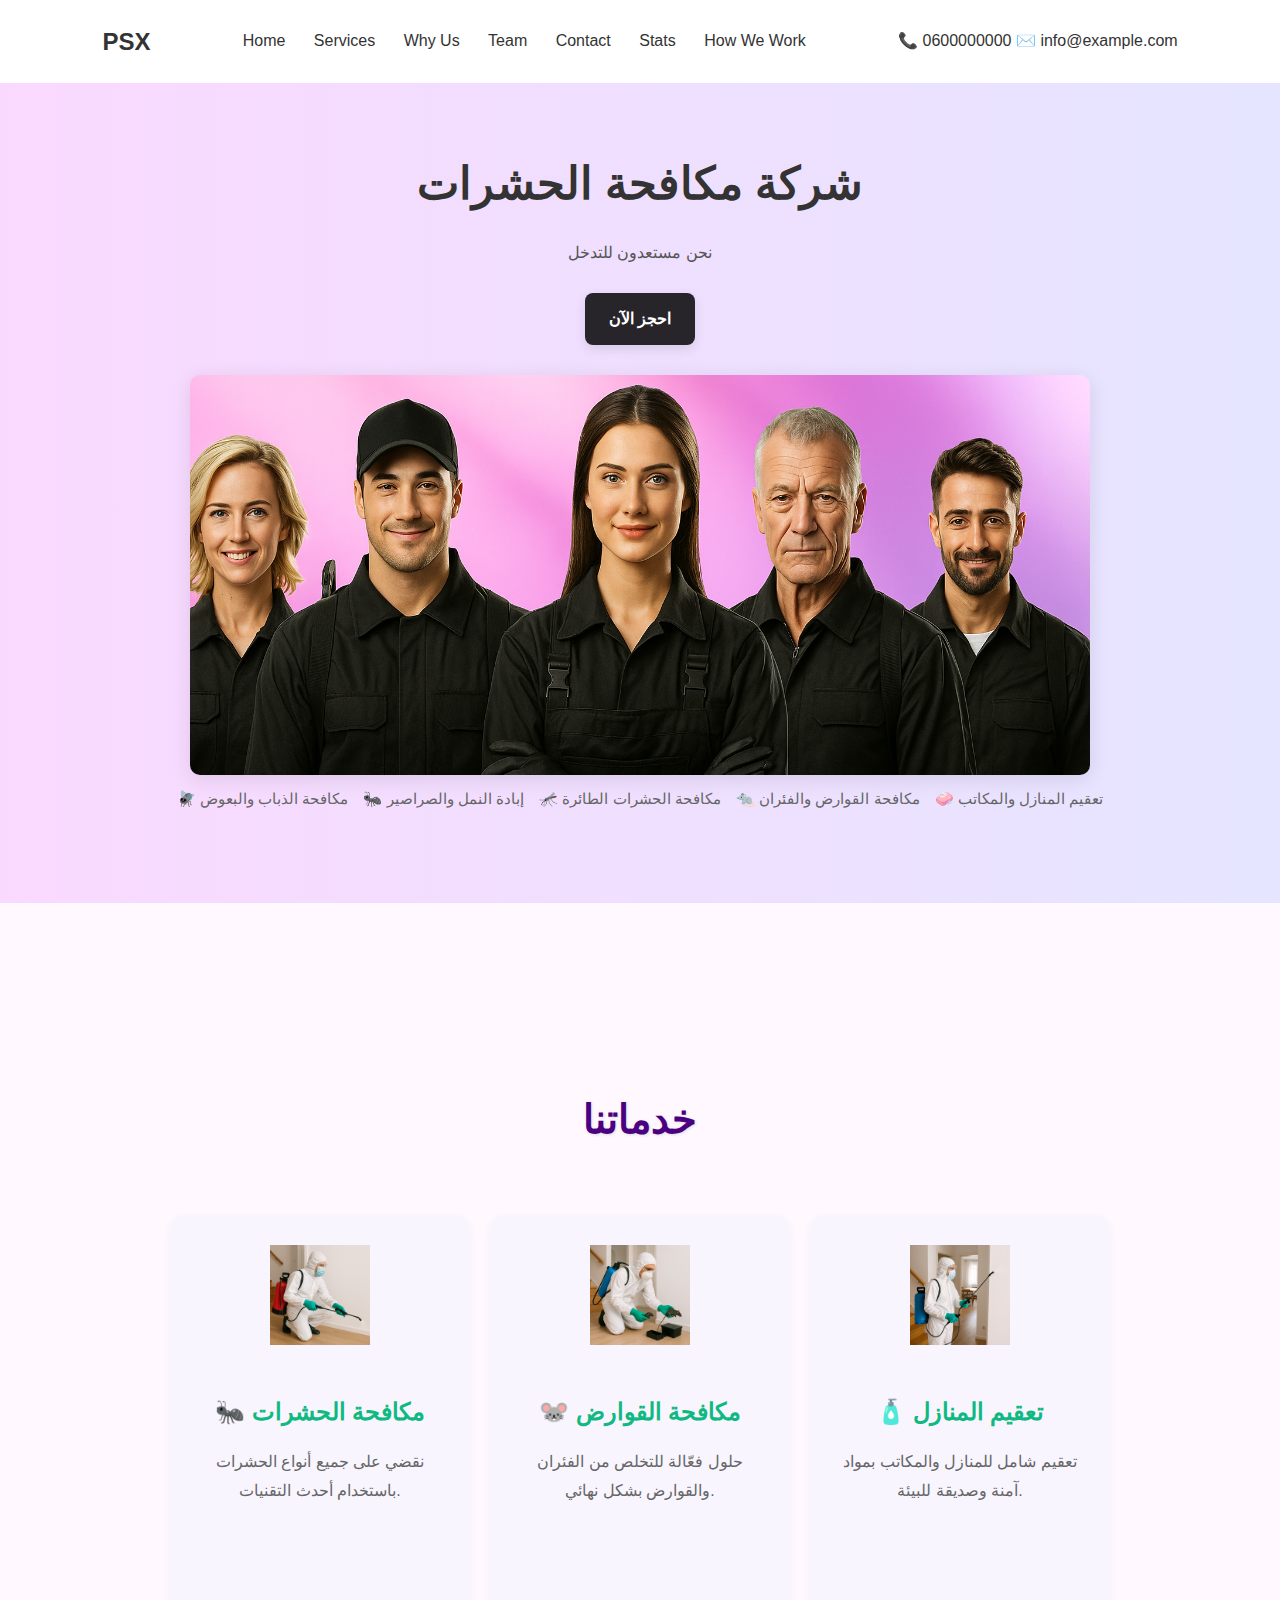
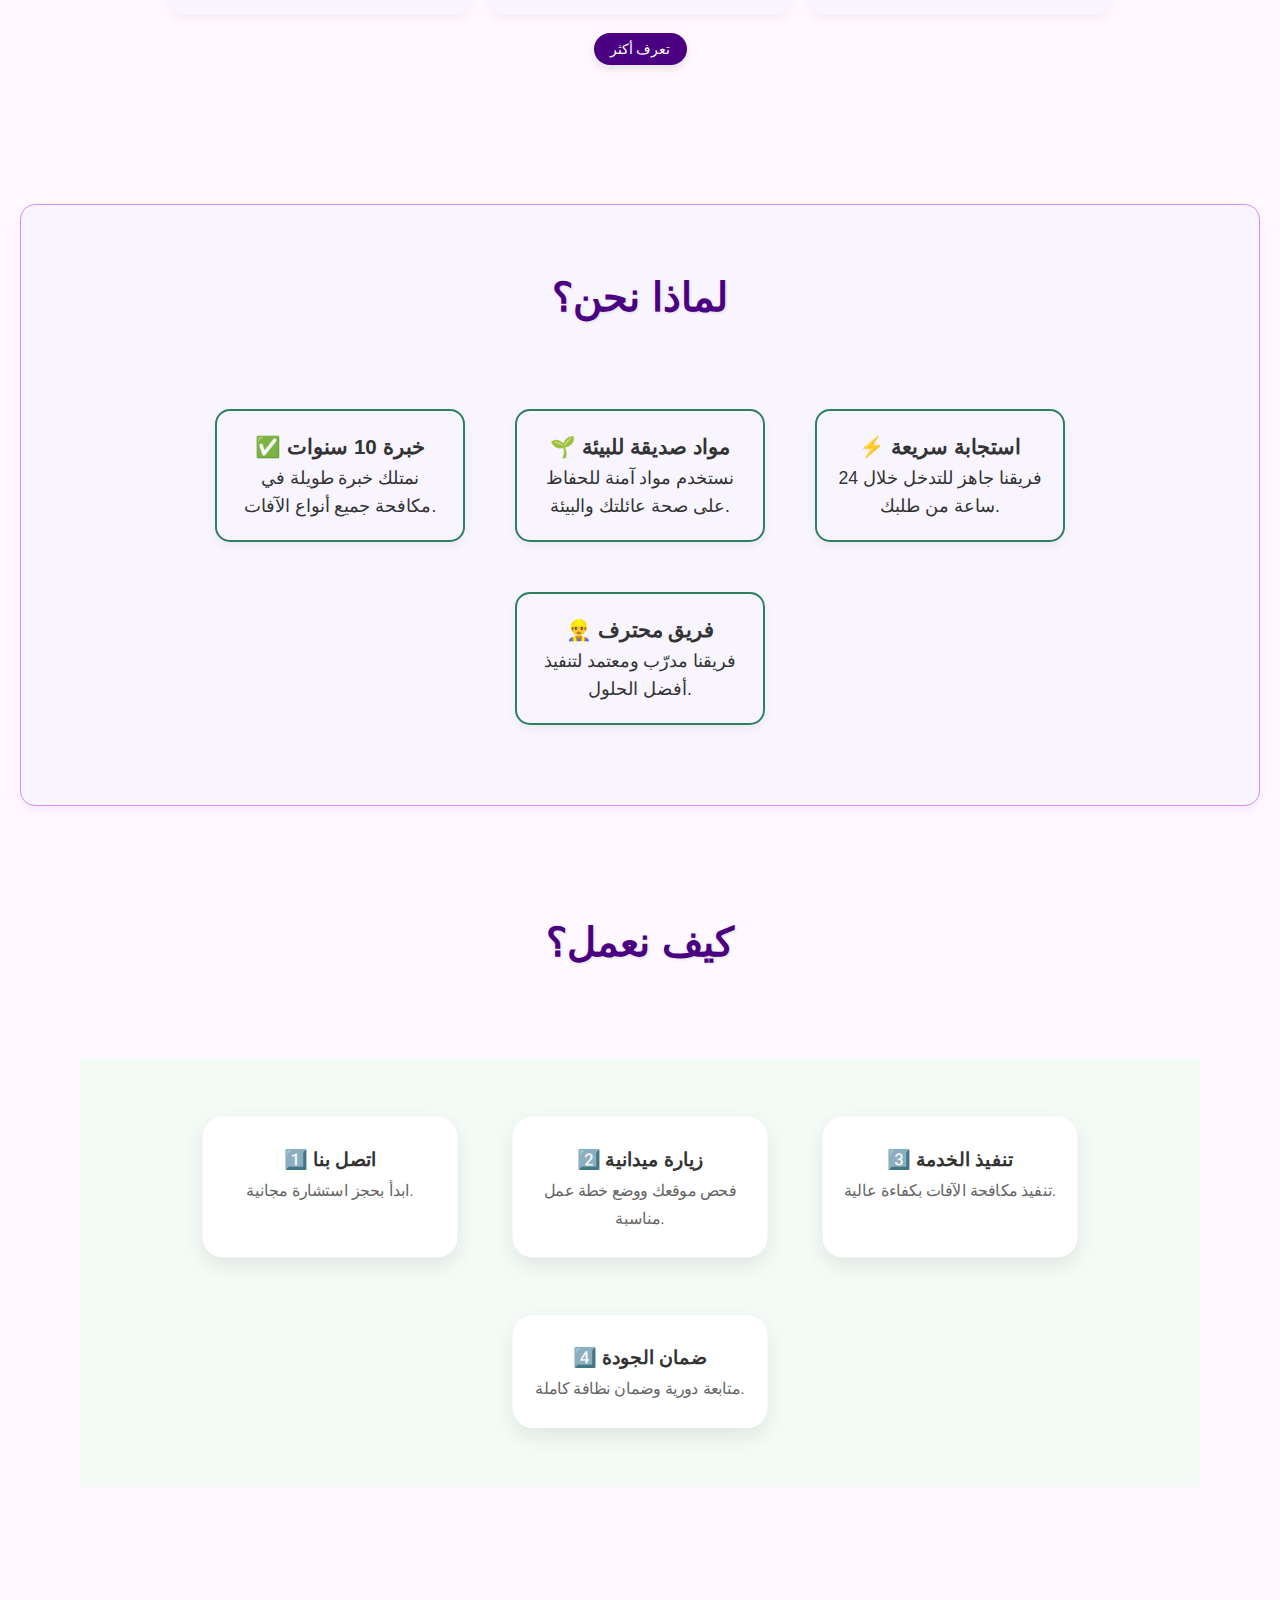
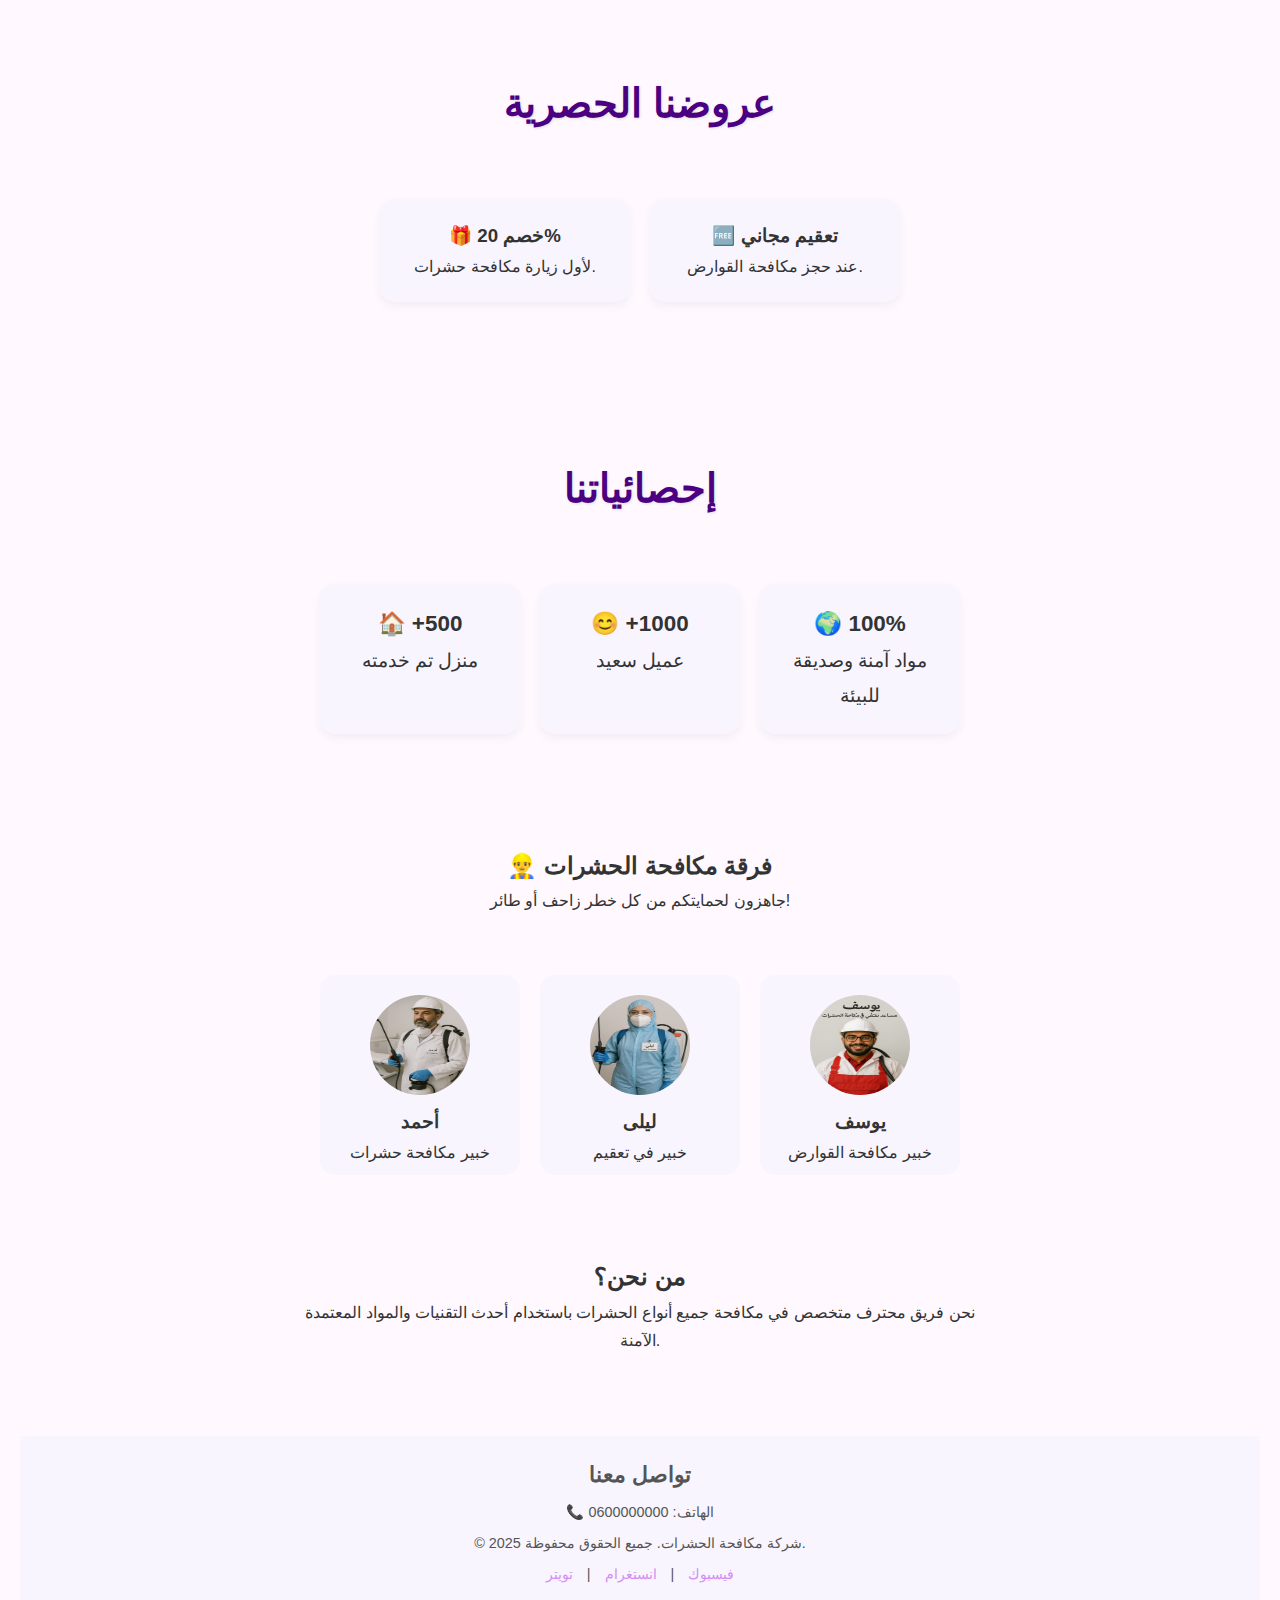
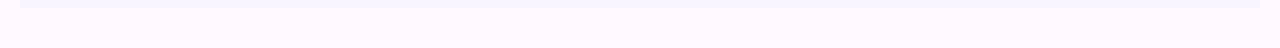
<file: project 1/index.html>
<!DOCTYPE html>
<html lang="ar">
<head>
  <meta charset="UTF-8" />
  <meta name="viewport" content="width=device-width, initial-scale=1.0"/>
  <title>شركة مكافحة الحشرات</title>
  <link rel="stylesheet" href="styles.css"/>
</head>
<body>
  <!-- Header -->
  <header class="header">
    <div class="container">
      <div class="logo-div">
       <h2>PSX</h2>
      </div>
      <nav class="nav-links">
        <a href="#home">Home</a>
        <a href="#services">Services</a>
        <a href="#why-us">Why Us</a>
        <a href="#team">Team</a>
        <a href="#contact">Contact</a>
        <a href="#stats">Stats</a>
        <a href="#how-we-work">How We Work</a>
      </nav>
      <div class="contact-info">
        <span class="phone">📞 0600000000</span>
        <span class="email">✉️ info@example.com</span>
      </div>
    </div>
  </header>

  <!-- Hero Section -->
  <section class="hero" id="home">
    <div class="hero-text">
      <h1>شركة مكافحة الحشرات</h1>
      <p>نحن مستعدون للتدخل</p>
      <a href="recherche.html" class="btn-book">احجز الآن</a>
    </div>
    <div class="hero-image">
      <img src="images/pest-control-team.png" alt="فريق مكافحة الحشرات" />

    </div>
    <div class="roles">
      <span>🪰 مكافحة الذباب والبعوض</span>
      <span>🐜 إبادة النمل والصراصير</span>
      <span>🦟 مكافحة الحشرات الطائرة</span>
      <span>🐀 مكافحة القوارض والفئران</span>
      <span>🧼 تعقيم المنازل والمكاتب</span>
    </div>
  </section>

  <!-- Services -->
  <section class="services-preview" id="services">
    <h2 class="title">خدماتنا</h2>
    <div class="services">
      <div class="service-card">
        <img src="images\service1.png" alt="مكافحة الحشرات">
        <h3>🐜 مكافحة الحشرات</h3>
        <p>نقضي على جميع أنواع الحشرات باستخدام أحدث التقنيات.</p>
      </div>
      <div class="service-card">
        <img src="images/service2.png" alt="مكافحة القوارض">
        <h3>🐭 مكافحة القوارض</h3>
        <p>حلول فعّالة للتخلص من الفئران والقوارض بشكل نهائي.</p>
      </div>
      <div class="service-card">
        <img src="images/service3.png" alt="تعقيم المنازل">
        <h3>🧴 تعقيم المنازل</h3>
        <p>تعقيم شامل للمنازل والمكاتب بمواد آمنة وصديقة للبيئة.</p>
      </div>
    </div>
    <div class="view-all">
      <a href="how-we-work-section.html" class="btn">تعرف أكثر</a>
    </div>
  </section>

  <!-- Why Us -->
  <section class="section bg-light" id="why-us">
    <h2 class="whai">لماذا نحن؟</h2>
    <div class="why-us">
      <div class="why-card"><h3>✅ خبرة 10 سنوات</h3><p>نمتلك خبرة طويلة في مكافحة جميع أنواع الآفات.</p></div>
      <div class="why-card"><h3>🌱 مواد صديقة للبيئة</h3><p>نستخدم مواد آمنة للحفاظ على صحة عائلتك والبيئة.</p></div>
      <div class="why-card"><h3>⚡ استجابة سريعة</h3><p>فريقنا جاهز للتدخل خلال 24 ساعة من طلبك.</p></div>
      <div class="why-card"><h3>👷‍♂️ فريق محترف</h3><p>فريقنا مدرّب ومعتمد لتنفيذ أفضل الحلول.</p></div>
    </div>
  </section>

  <!-- How We Work -->
  <section class="how-we-work-section" id="how-we-work">
    <h2 class="travail">كيف نعمل؟</h2>
    <div class="how-we-work">
      <div class="step"><h3>1️⃣ اتصل بنا</h3><p>ابدأ بحجز استشارة مجانية.</p></div>
      <div class="step"><h3>2️⃣ زيارة ميدانية</h3><p>فحص موقعك ووضع خطة عمل مناسبة.</p></div>
      <div class="step"><h3>3️⃣ تنفيذ الخدمة</h3><p>تنفيذ مكافحة الآفات بكفاءة عالية.</p></div>
      <div class="step"><h3>4️⃣ ضمان الجودة</h3><p>متابعة دورية وضمان نظافة كاملة.</p></div>
    </div>
  </section>

  <!-- Offers -->
  <section>
    <h2 class="SOLD">عروضنا الحصرية</h2>
    <div class="offers">
      <div class="offer-card"><h3>🎁 خصم 20%</h3><p>لأول زيارة مكافحة حشرات.</p></div>
      <div class="offer-card"><h3>🆓 تعقيم مجاني</h3><p>عند حجز مكافحة القوارض.</p></div>
    </div>
  </section>

  <!-- Stats -->
  <section class="stats-section" id="stats">
    <h2 class="IF">إحصائياتنا</h2>
    <div class="stats">
      <div class="stat-card"><h3>🏠 +500</h3><p>منزل تم خدمته</p></div>
      <div class="stat-card"><h3>😊 +1000</h3><p>عميل سعيد</p></div>
      <div class="stat-card"><h3>🌍 100%</h3><p>مواد آمنة وصديقة للبيئة</p></div>
    </div>
  </section>

  <!-- Team -->
  <section class="team-section" id="team">
    <h2>👷‍♂️ فرقة مكافحة الحشرات</h2>
    <p>جاهزون لحمايتكم من كل خطر زاحف أو طائر!</p>
    <div class="team">
      <div class="team-member">
        <img src="images/ahmed.png" alt="أحمد">
        <h3>أحمد</h3><p>خبير مكافحة حشرات</p>
        <div class="member-info">💼 10 سنوات | 📍 مراكش | 📞 0600000000</div>
      </div>
      <div class="team-member">
        <img src="images/layla.png" alt="ليلى">
        <h3>ليلى</h3><p>خبير في تعقيم</p>
        <div class="member-info">💼 8 سنوات | 📍 مراكش | 📞 0600000000</div>
      </div>
      <div class="team-member">
        <img src="images/youssef.png" alt="يوسف">
        <h3>يوسف</h3><p>خبير مكافحة القوارض</p>
        <div class="member-info">💼 2 سنوات | 📍 مراكش | 📞 0600000000</div>
      </div>
    </div>
  </section>

  <!-- Team Info -->
  <section class="team-intro">
    <h2>من نحن؟</h2>
    <p>نحن فريق محترف متخصص في مكافحة جميع أنواع الحشرات باستخدام أحدث التقنيات والمواد المعتمدة الآمنة.</p>
  </section>

  <!-- Footer -->
  <section class="footer-section" id="contact">
    <footer class="footer">
      <h2>تواصل معنا</h2>
      <p>📞 الهاتف: 0600000000</p>
      <p>© 2025 شركة مكافحة الحشرات. جميع الحقوق محفوظة.</p>
      <p><a href="#">فيسبوك</a> | <a href="#">انستغرام</a> | <a href="#">تويتر</a></p>
    </footer>
  </section>

  <!-- JS -->
  <script src="script.js"></script>
</body>
</html>
</file>
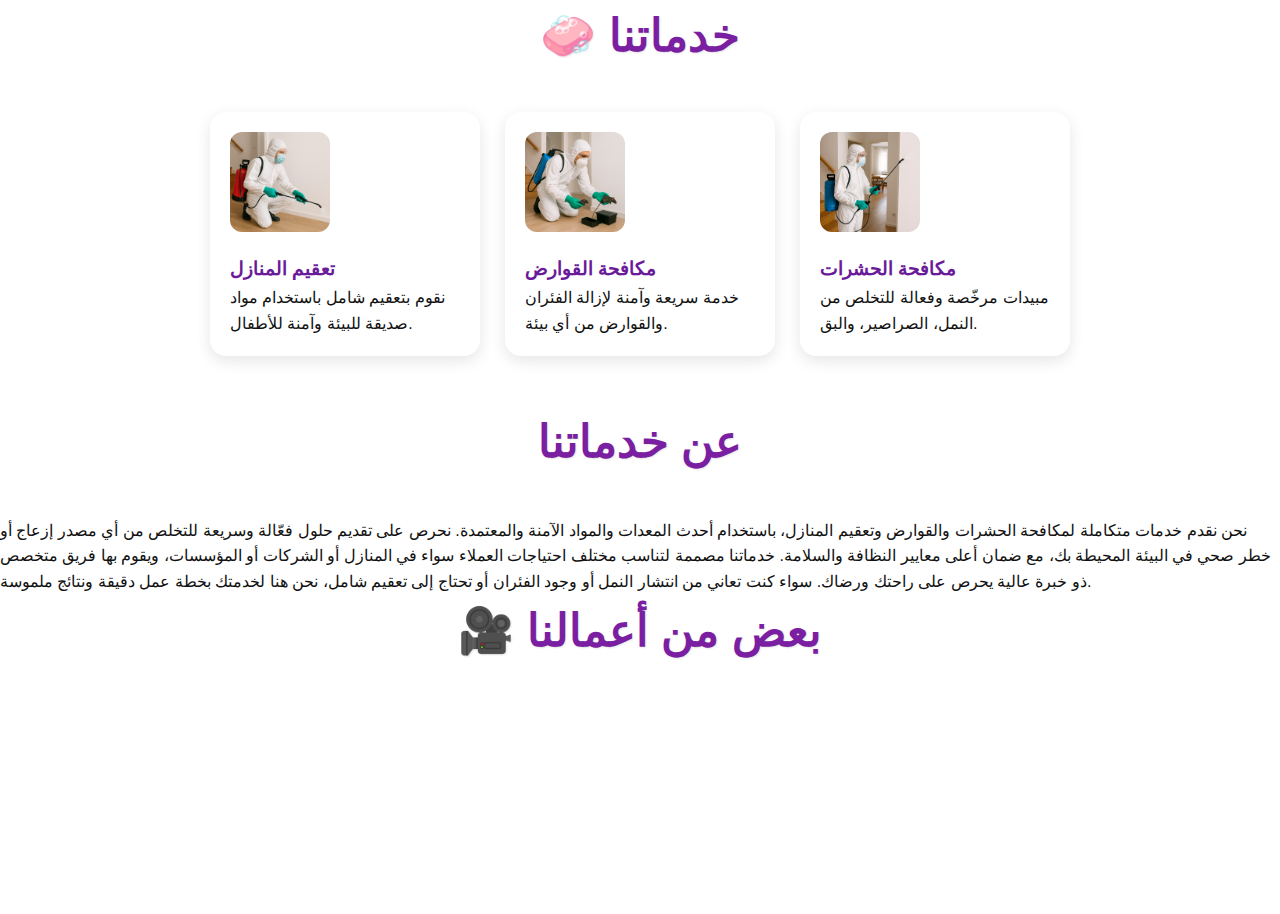
<file: project 1/how-we-work-section.html>
<!DOCTYPE html>
<html lang="ar">
<head>
  <meta charset="UTF-8" />
  <meta name="viewport" content="width=device-width, initial-scale=1.0" />
  <title>شركة مكافحة الحشرات</title>
  <link rel="stylesheet" href="styles2.css" />
</head>
<body>

  <h2 class="section-title">🧼 خدماتنا</h2>

  <div class="services-grid">

    <div class="service-card">
      <img src="images\service1.png" alt="تعقيم المنازل" />
      <h3>تعقيم المنازل</h3>
      <p>نقوم بتعقيم شامل باستخدام مواد صديقة للبيئة وآمنة للأطفال.</p>
    </div>

    <div class="service-card">
      <img src="images\service2.png" alt="مكافحة القوارض" />
      <h3>مكافحة القوارض</h3>
      <p>خدمة سريعة وآمنة لإزالة الفئران والقوارض من أي بيئة.</p>
    </div>

    <div class="service-card">
      <img src="images\service3.png" alt="مكافحة الحشرات" />
      <h3>مكافحة الحشرات</h3>
      <p>مبيدات مرخّصة وفعالة للتخلص من النمل، الصراصير، والبق.</p>
    </div>

  </div>

  <section class="about-services">
    <div class="container">
      <h2 class="oo">عن خدماتنا</h2>
      <p>
        نحن نقدم خدمات متكاملة لمكافحة الحشرات والقوارض وتعقيم المنازل، باستخدام أحدث المعدات والمواد الآمنة والمعتمدة.
        نحرص على تقديم حلول فعّالة وسريعة للتخلص من أي مصدر إزعاج أو خطر صحي في البيئة المحيطة بك، مع ضمان أعلى معايير النظافة والسلامة.
        خدماتنا مصممة لتناسب مختلف احتياجات العملاء سواء في المنازل أو الشركات أو المؤسسات، ويقوم بها فريق متخصص ذو خبرة عالية يحرص على راحتك ورضاك.
        سواء كنت تعاني من انتشار النمل أو وجود الفئران أو تحتاج إلى تعقيم شامل، نحن هنا لخدمتك بخطة عمل دقيقة ونتائج ملموسة.
      </p>
    </div>
  </section>

  <div class="video-gallery">
    <h3 class="videos-title">🎥 بعض من أعمالنا</h3>
    <div class="videos">

      <!-- فيديو 1 -->
      <iframe width="300" height="200" 
              src="https://www.youtube.com/embed/C0z3aii2rCQ" 
              title="فيديو تعقيم 1"
              frameborder="0" 
              allow="accelerometer; autoplay; clipboard-write; encrypted-media; gyroscope; picture-in-picture" 
              allowfullscreen>
      </iframe>

      <!-- فيديو 2 -->
      <iframe width="300" height="200" 
              src="https://www.youtube.com/embed/DoDZYRPDgTY" 
              title="فيديو تعقيم 2"
              frameborder="0" 
              allow="accelerometer; autoplay; clipboard-write; encrypted-media; gyroscope; picture-in-picture" 
              allowfullscreen>
      </iframe>

      <!-- فيديو 3 - Shorts -->
      <iframe width="300" height="200" 
              src="https://www.youtube.com/embed/bwXG8wgWxQU" 
              title="فيديو قصير - Shorts"
              frameborder="0" 
              allow="accelerometer; autoplay; clipboard-write; encrypted-media; gyroscope; picture-in-picture" 
              allowfullscreen>
      </iframe>

    </div>
  </div>

</body>
</html>
</file>
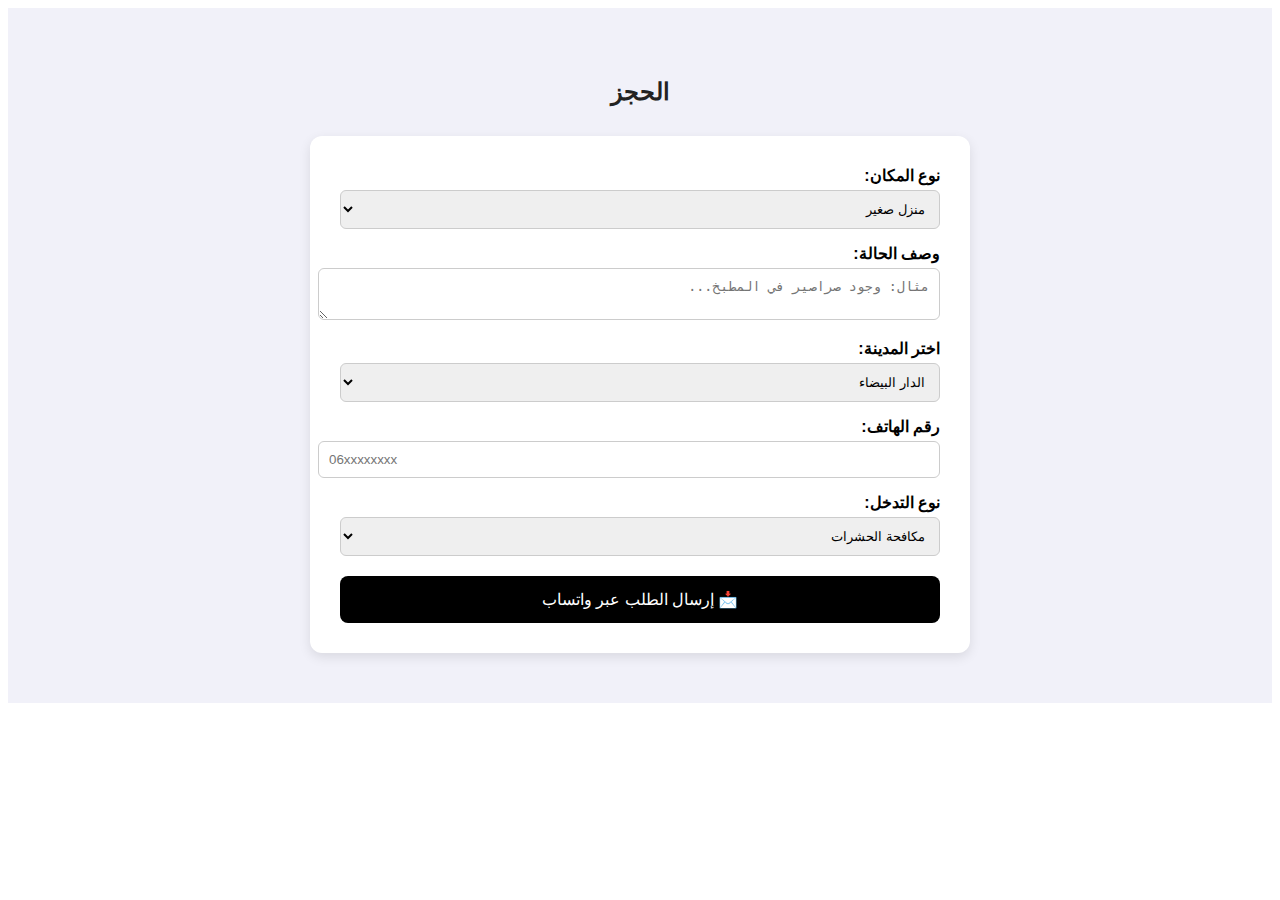
<file: project 1/recherche.html>
<!DOCTYPE html>
<html lang="ar">
<head>
  <meta charset="UTF-8" />
  <meta name="viewport" content="width=device-width, initial-scale=1.0"/>
  <title>الحجز - شركة مكافحة الحشرات</title>
</head>
<body>

<!-- قسم نموذج الحجز -->
<section id="booking" style="padding: 50px; background: #f1f1f9; direction: rtl; text-align: right; font-family: 'Arial', sans-serif;">
  <h2 style="text-align: center; color: #222; margin-bottom: 30px;">الحجز</h2>
  <form id="bookingForm" style="max-width: 600px; margin: auto; background: white; padding: 30px; border-radius: 12px; box-shadow: 0 4px 12px rgba(0,0,0,0.1);">

    <label style="display: block; margin-bottom: 5px; font-weight: bold;">نوع المكان:</label>
    <select id="placeType" required style="width: 100%; padding: 10px; border-radius: 6px; border: 1px solid #ccc; margin-bottom: 15px;">
      <option value="منزل صغير">منزل صغير</option>
      <option value="منزل كبير">منزل كبير</option>
      <option value="حديقة">حديقة</option>
      <option value="مطعم">مطعم</option>
      <option value="شيء آخر">شيء آخر</option>
    </select>

    <label style="display: block; margin-bottom: 5px; font-weight: bold;">وصف الحالة:</label>
    <textarea id="situation" required placeholder="مثال: وجود صراصير في المطبخ..." style="width:100%; padding: 10px; border-radius: 6px; border: 1px solid #ccc; margin-bottom: 15px;"></textarea>

    <label style="display: block; margin-bottom: 5px; font-weight: bold;">اختر المدينة:</label>
    <select id="city" required style="width: 100%; padding: 10px; border-radius: 6px; border: 1px solid #ccc; margin-bottom: 15px;">
      <option value="الدار البيضاء">الدار البيضاء</option>
      <option value="الرباط">الرباط</option>
      <option value="فاس">فاس</option>
      <option value="مراكش">مراكش</option>
      <option value="أكادير">أكادير</option>
      <option value="مدينة أخرى">مدينة أخرى</option>
    </select>

    <label style="display: block; margin-bottom: 5px; font-weight: bold;">رقم الهاتف:</label>
    <input type="tel" id="phone" required placeholder="06xxxxxxxx" style="width:100%; padding:10px; border-radius: 6px; border: 1px solid #ccc; margin-bottom: 15px;">

    <label style="display: block; margin-bottom: 5px; font-weight: bold;">نوع التدخل:</label>
    <select id="intervention" required style="width: 100%; padding: 10px; border-radius: 6px; border: 1px solid #ccc; margin-bottom: 20px;">
      <option value="مكافحة الحشرات">مكافحة الحشرات</option>
      <option value="مكافحة القوارض">مكافحة القوارض</option>
      <option value="تعقيم وتعطير">تعقيم وتعطير</option>
      <option value="شيء آخر">شيء آخر</option>
    </select>

    <button type="submit" style="width: 100%; background: #000; color: white; padding: 14px; border: none; border-radius: 8px; font-size: 16px; cursor: pointer;">📩 إرسال الطلب عبر واتساب</button>
  </form>

  <p id="successMessage" style="display:none; text-align:center; margin-top: 25px; color:green; font-weight: bold; font-size: 18px;">
    ✅ تم إرسال طلبك بنجاح، سيتم التواصل معك قريبًا عبر واتساب.
  </p>
</section>

<!-- سكريبت واتساب -->
<script>
  const form = document.getElementById("bookingForm");
  form.addEventListener("submit", function(e) {
    e.preventDefault();

    const place = document.getElementById("placeType").value;
    const situation = document.getElementById("situation").value;
    const city = document.getElementById("city").value;
    const phone = document.getElementById("phone").value;
    const intervention = document.getElementById("intervention").value;

    const message = `🛡️ طلب جديد من الموقع:\n\n📍 نوع المكان: ${place}\n📋 الحالة: ${situation}\n🏙️ المدينة: ${city}\n📞 رقم الهاتف: ${phone}\n🛠️ نوع التدخل: ${intervention}`;

    const whatsappURL = `https://wa.me/212644313483?text=${encodeURIComponent(message)}`;

    // إظهار رسالة نجاح
    document.getElementById("successMessage").style.display = "block";

    // فتح واتساب بعد ثانيتين
    setTimeout(() => {
      window.open(whatsappURL, "_blank");
    }, 2000);
  });
</script>

</body>
</html>
</file>
<file: project 1/styles.css>
* {
  margin: 0;
  padding: 0;
  box-sizing: border-box;
}

body {
  font-family: "Segoe UI", sans-serif;
  background-color: #ffffff;
  color: #111;
  line-height: 1.6;
}




.container {
  display: flex;
  justify-content: space-between;
  align-items: center;
  padding: 20px 8%;
}

.header {
  background: #fff;
  box-shadow: 0 2px 10px rgba(0,0,0,0.05);
}


.nav-links a {
  margin: 0 12px;
  text-decoration: none;
  color: #333;
  font-weight: 500;
  transition: color 0.3s;
}

.nav-links a:hover {
  color: #a043f1;
}

.auth-buttons button {
  margin-left: 10px;
  padding: 8px 16px;
  border-radius: 20px;
  font-weight: bold;
  cursor: pointer;
  border: none;
}

.hero {
  text-align: center;
  padding: 60px 10%;
  background: linear-gradient(90deg, #fad9ff, #e5e5ff);
}

.hero-text h1 {
  font-size: 2.8rem;
  font-weight: bold;
  margin-bottom: 15px;
}

.hero-text p {
  color: #555;
  margin-bottom: 25px;
}

.cta-btn {
  background: #111;
  color: white;
  padding: 14px 28px;
  border: none;
  border-radius: 25px;
  font-size: 1rem;
  cursor: pointer;
  box-shadow: 0 5px 15px rgba(0,0,0,0.2);
  transition: background 0.3s;
}

.cta-btn:hover {
  background: #444;
}

.hero-image img {
  max-width: 100%;
    height: 400px;
    width: 900px;
    object-fit: cover;
    margin: 0 auto;
    display: block;
    border-radius: 10px;
  margin: 30px auto 10px;
  display: block;
    border-radius: 10px;
    box-shadow: 0 4px 20px rgba(0,0,0,0.1);
    transition: transform 0.3s ease;
    
}

.roles {
  display: flex;
  flex-wrap: wrap;
  justify-content: center;
  gap: 15px;
  font-size: 0.95rem;
  color: #666;
  margin-bottom: 30px;
}

.partners {
  padding: 40px 10%;
  text-align: center;
  background: #fff;
}

.partners .logos {
  display: flex;
  justify-content: center;
  flex-wrap: wrap;
  gap: 30px;
  margin-top: 20px;
}

.partners .logos img {
  height: 35px;
  opacity: 0.8;
  transition: opacity 0.3s ease;
}

.partners .logos img:hover {
  opacity: 1;
}
.section {
  padding: 60px 0;
}

.card {
  padding: 25px 20px;
  margin: 15px;
}
.card:hover {
  transform: scale(1.02);
  box-shadow: 0 8px 20px rgba(168, 85, 247, 0.15);
  transition: all 0.3s ease-in-out;
}




/* ======= خدمات ======= */
.services {
  display: flex;
  justify-content: center;
  gap: 20px;
  flex-wrap: wrap;
  margin: 20px;
}
.service-card {
  background: #fff;
  border-radius: 10px;
  box-shadow: 0 4px 10px rgba(0, 0, 0, 0.1);
  padding: 20px;
  width: 250px;
  text-align: center;
  transition: transform 0.3s;
   background-color: #f8f5ff; /* خلفية بنفسجي فاتح جدًا */
  border-radius: 15px;
  box-shadow: 0 4px 10px rgba(0, 0, 0, 0.05);
  padding: 20px;
  transition: transform 0.3s ease;
}
.service-card:hover {
  transform: translateY(-5px);
   transform: translateY(-5px);
  box-shadow: 0 8px 20px rgba(168, 85, 247, 0.2);
}
.service-card img {
  width: 80px;
  height: 80px;
  margin-bottom: 10px;
}
.service-card h3 {
  color: #10b981; /* نفس الأخضر المستخدم حالياً */
  font-weight: bold;
  font-size: 1.2rem;
  margin-top: 15px;
}

.title {
color: #4b0082; /* بنفسجي غامق */
  font-family: 'Cairo', sans-serif;
  font-size: 2.5rem;
  font-weight: bold;
  text-shadow: 1px 1px 3px #ddd;
  margin-bottom: 40px;
  text-align: center;
  margin-top: 20px;
  padding: 20px;
  
}
.btn {
  
  align-items: center;
  background-color: #4b0082;
  color: white;
  padding: 8px 16px;
  border-radius: 25px;
  text-decoration: none;
  margin-top: 15px;
  font-size: 0.9rem;
justify-self: start;
  cursor: pointer;
  transition: background-color 0.3s ease;
  box-shadow: 0 4px 10px rgba(0, 0, 0, 0.1);

}
.view-all {
  text-align: center;
  margin-top: 20px;
}
.btn:hover {
  background-color: #5e00a1;
}


/* ======= لماذا نحن ======= */
.why-us {
  display: flex;
  justify-content: center;
  gap: 50px;
  flex-wrap: wrap;
  margin: 60px;
}
.why-card {
  background: #fff;
  border: 2px solid #2d7f5e;
  border-radius: 10px;
  padding: 20px;
  width: 250px;
  text-align: center;
  transition: 0.3s;
  background-color: #f8f5ff; /* خلفية بنفسجي فاتح جدًا */
  border-radius: 15px;
  box-shadow: 0 4px 10px rgba(0, 0, 0, 0.05);
  padding: 20px;
  transition: transform 0.3s ease;
}
.why-card:hover {
  background: #2d7f5e;
  color: #fff;
  transform: translateY(-5px);
  box-shadow: 0 8px 20px rgba(168, 85, 247, 0.2);
}
.section.bg-light {
  background-color: #f9f5ff; /* بنفسجي فاتح جدًا */
  border-radius: 20px;
  padding: 40px 20px;
  box-shadow: 0 4px 10px rgba(0, 0, 0, 0.1);
  margin: 20px;
  text-align: center;
  color: #333;
  font-size: 1.1rem;
  line-height: 1.6;
  transition: background-color 0.3s ease;

  border: 1px solid #d48df5; /* حدود بنفسجي فاتح جدًا */
  box-shadow: 0 4px 10px rgba(168, 85, 247, 0.1);
  border-radius: 15px;
  padding: 20px;
  transition: transform 0.3s ease;
  &:hover {
    background-color: #e5d9ff; /* لون أفتح عند التمرير */
    transform: translateY(-5px);
    box-shadow: 0 8px 20px rgba(168, 85, 247, 0.2);
  }
}


/* ======= كيف نعمل ======= */
.how-we-work {
  display: flex;
  justify-content: center;
  gap: 60px;
  flex-wrap: wrap;
  margin: 60px;
 padding: 10px;

  
}
.step {
  background: #f1f8f4;
  border-radius: 10px;
  padding: 20px;
  width: 220px;
  text-align: center;
  transform: scale(1.02);
  box-shadow: 0 8px 20px rgba(168, 85, 247, 0.15);
  transition: all 0.3s ease-in-out;
}
/* ======= العروض ======= */
.offers {
  display: flex;
  justify-content: center;
  gap: 20px;
  margin: 30px;
}
.offer-card {
  background: #ffe0b2;
  border-radius: 10px;
  padding: 20px;
  width: 250px;
  text-align: center;
  box-shadow: 0 3px 8px rgba(0,0,0,0.1);
  background-color: #f8f5ff; /* خلفية بنفسجي فاتح جدًا */
  border-radius: 15px;
  box-shadow: 0 4px 10px rgba(0, 0, 0, 0.05);
  padding: 20px;
  transition: transform 0.3s ease;
}

/* ======= الإحصائيات ======= */
.stats {
  display: flex;
  justify-content: center;
  gap: 20px;
  margin: 30px;
}
.stat-card {
  background: #e0f2f1;
  border-radius: 10px;
  padding: 20px;
  width: 200px;
  text-align: center;
  font-size: 1.2em;
  background-color: #f8f5ff; /* خلفية بنفسجي فاتح جدًا */
  border-radius: 15px;
  box-shadow: 0 4px 10px rgba(0, 0, 0, 0.05);
  padding: 20px;
  transition: transform 0.3s ease;
}

/* ======= الفريق ======= */
.team {
  display: flex;
  justify-content: center;
  gap: 20px;
  margin: 30px;

  
}
.team-member {
  text-align: center;
  background-color: #f8f5ff; /* خلفية بنفسجي فاتح جدًا */
  border-radius: 15px;
  width: 200px;
  height: 200px;
  padding: 20px;
}
.team-member img {
  width: 100px;
  height: 100px;
  border-radius: 50%;
    



}
.whai {
color: #4b0082; /* بنفسجي غامق */
  font-family: 'Cairo', sans-serif;
  font-size: 2.5rem;
  font-weight: bold;
  text-shadow: 1px 1px 3px #ddd;
  margin-bottom: 40px;
  text-align: center;
  margin-top: 20px;
  padding: 20px;
  
}
.SOLD {
color: #4b0082; /* بنفسجي غامق */
  font-family: 'Cairo', sans-serif;
  font-size: 2.5rem;
  font-weight: bold;
  text-shadow: 1px 1px 3px #ddd;
  margin-bottom: 40px;
  text-align: center;
  margin-top: 20px;
  padding: 20px;
}
.IF {
  color: #4b0082; /* بنفسجي غامق */
  font-family: 'Cairo', sans-serif;
  font-size: 2.5rem;
  font-weight: bold;
  text-shadow: 1px 1px 3px #ddd;
  margin-bottom: 40px;
  text-align: center;
  margin-top: 20px;
  padding: 20px;
}
  
.travail {
 color: #4b0082; /* بنفسجي غامق */
  font-family: 'Cairo', sans-serif;
  font-size: 2.5rem;
  font-weight: bold;
  text-shadow: 1px 1px 3px #ddd;
  margin-bottom: 40px;
  text-align: center;
  margin-top: 20px;
  padding: 20px;

}

.footer {
  background: #f8f5ff;
  padding: 20px;
  text-align: center;
  font-size: 0.9rem;
  color: #555;
}
.footer a {
  color: #d48df5;
  text-decoration: none;
  margin: 0 10px;
}
.footer a:hover {
  text-decoration: underline;
}
.footer p {
  margin: 5px 0;
}
.footer p:last-child {
  margin-bottom: 0;
}
/* Responsive Styles */
@media (max-width: 768px) { 
  .container {
    flex-direction: column;
    align-items: center;
  }
  
  .hero-image img {
    width: 100%;
    height: auto;
  }
  
  .services, .why-us, .how-we-work, .offers, .stats, .team {
    flex-direction: column;
    align-items: center;
  }
  
  .service-card, .why-card, .step, .offer-card, .stat-card, .team-member {
    width: 90%;
  }
  
  .nav-links a {
    margin: 0 8px;
  }
}
.team-member {
  position: relative;
  text-align: center;
  transition: transform 0.3s;
}

.team-member:hover {
  transform: scale(1.05);
}

.member-info {
  display: none;
  background: #fff;
  border: 1px solid #ddd;
  padding: 10px;
  position: absolute;
  bottom: -110px;
  right: 50%;
  transform: translateX(50%);
  box-shadow: 0 0 10px rgba(0,0,0,0.1);
  z-index: 1;
  font-size: 14px;
  border-radius: 10px;
  width: 200px;
}

.team-member:hover .member-info {
  display: block;
}
.team-member {
  
  transform: translateY(30px);
  transition: all 0.6s ease-in-out;
}

.team-member.show {
  opacity: 1;
  transform: translateY(0);
}
.services-preview{
  gap: 100px;
  margin: 100px 0;
}
.services-preview .service-card {
  width: 300px;
  height: 400px;
  padding: 30px;
}
.services-preview .service-card img {
  width: 100px;
  height: 100px;
  margin-bottom: 20px;
}
.services-preview .service-card h3 {
  font-size: 1.5rem;
  margin-bottom: 15px;
}
.services-preview .service-card p {
  font-size: 1rem;
  color: #666;
  margin-bottom: 20px;
}
.services-preview .service-card a {
  display: inline-block;
  background: #a855f7;
  color: #fff;
  padding: 10px 20px;
  border-radius: 5px;
  text-decoration: none;
  transition: background-color 0.3s ease;
}
.services-preview .service-card a:hover {
  background: #9333ea;
}
.services-preview .service-card:hover {
  transform: translateY(-10px);
  box-shadow: 0 10px 20px rgba(0, 0, 0, 0.1);
}

.how-we-work {
  padding: 60px 20px;
  background-color: #f4faf6;
  text-align: center;
}

.how-we-work h2 {
  font-size: 2.2rem;
  color: #1b5e20;
  margin-bottom: 15px;
}

.how-we-work .section-desc {
  font-size: 1rem;
  color: #555;
  max-width: 600px;
  margin: 0 auto 40px;
}

.steps {
  display: flex;
  flex-wrap: wrap;
  justify-content: center;
  gap: 30px;
}

.step {
  background-color: #fff;
  padding: 25px 20px;
  border-radius: 20px;
  box-shadow: 0 8px 20px rgba(0, 0, 0, 0.08);
  width: 250px;
  text-align: center;
  transition: transform 0.3s ease;
}

.step:hover {
  transform: translateY(-5px);
}

.step img {
  width: 60px;
  margin-bottom: 15px;
}

.step h4 {
  font-size: 1.2rem;
  margin-bottom: 10px;
  color: #2e7d32;
}

.step p {
  font-size: 0.95rem;
  color: #666;
}

/* الفيديو */
.work-video {
  margin-top: 60px;
}

.work-video h3 {
  font-size: 1.4rem;
  color: #1b5e20;
  margin-bottom: 20px;
}

.video-wrapper {
  position: relative;
  padding-bottom: 56.25%;
  height: 0;
  overflow: hidden;
  border-radius: 15px;
  max-width: 90%;
  margin: 0 auto;
}

.video-wrapper iframe {
  position: absolute;
  top: 0;
  left: 0;
  width: 100%;
  height: 100%;
  border: 0;
}

body {
  font-family: 'Arial', sans-serif;
  margin: 0;
  padding: 0;
  background-color: #fff9ff;
  color: #333;
  line-height: 1.8;
}

.header-section {
  background-color: #6b21a8;
  color: white;
  padding: 40px 20px;
  text-align: center;
}

.header-section h1 {
  margin: 0;
  font-size: 32px;
}

.header-section p {
  font-size: 18px;
}

section {
  padding: 40px 20px;
  text-align: center;
}

.team-intro p,
.team-services ul,
.team-advantages .feature p {
  max-width: 700px;
  margin: auto;
}

.team-services ul {
  list-style: none;
  padding: 0;
}

.team-services li {
  margin: 10px 0;
  font-size: 18px;
}

.features {
  display: flex;
  justify-content: center;
  flex-wrap: wrap;
  gap: 20px;
  margin-top: 30px;
}

.feature {
  background-color: #f3e8ff;
  border-radius: 12px;
  padding: 20px;
  width: 250px;
  box-shadow: 0 2px 5px rgba(0,0,0,0.1);
}

.feature h3 {
  color: #6b21a8;
}

.gallery {
  display: flex;
  justify-content: center;
  gap: 20px;
  flex-wrap: wrap;
}

.gallery img {
  width: 220px;
  height: auto;
  border-radius: 10px;
  box-shadow: 0 3px 8px rgba(0,0,0,0.2);
}

.btn-book {
  display: inline-block;
  background-color: #000000d5; /* لون واتساب */
  color: white;
  padding: 12px 24px;
  border-radius: 8px;
  text-decoration: none;
  font-size: 16px;
  font-weight: bold;
  transition: all 0.3s ease;
  box-shadow: 0 4px 12px rgba(0, 0, 0, 0.1);
}

.btn-book:hover {
  background-color: #1ebe5d;
  transform: scale(1.05);
  box-shadow: 0 6px 16px rgba(0, 0, 0, 0.15);
}
</file>
<file: project 1/styles2.css>
* {
  margin: 0;
  padding: 0;
  box-sizing: border-box;
}
body {
  font-family: "Segoe UI", sans-serif;
  background-color: #ffffff;
  color: #111;
  line-height: 1.6;
}
#services {
  padding: 60px 20px;
  background-color: #fdf7ff;
  text-align: center;
}

.title-center {
  font-size: 2.8rem;
  color: #7b1fa2;
  margin-bottom: 40px;
  font-weight: bold;
  text-shadow: 1px 1px 2px rgba(0, 0, 0, 0.1);
  display: flex;
  justify-content: center;
  align-items: center;
}

.services-grid {
  display: flex;
  flex-wrap: wrap;
  gap: 25px;
  justify-content: center;
  margin-bottom: 50px;
}

.service-card {
  background: #fff;
  padding: 20px;
  width: 270px;
  border-radius: 16px;
  box-shadow: 0 5px 15px rgba(0,0,0,0.1);
  transition: 0.3s;
}

.service-card:hover {
  transform: translateY(-8px);
}

.service-card img {
  width: 100px;
  height: 100px;
  border-radius: 12px;
  object-fit: cover;
  margin-bottom: 15px;
}

.service-card h3 {
  color: #6a1b9a;
  font-size: 1.2rem;
}
.section-title{
  font-size: 2.8rem;
  color: #7b1fa2;
  margin-bottom: 40px;
  font-weight: bold;
  text-shadow: 1px 1px 2px rgba(0, 0, 0, 0.1);
  display: flex;
  justify-content: center;
  align-items: center;
}
.oo{
  font-size: 2.8rem;
  color: #7b1fa2;
  margin-bottom: 40px;
  font-weight: bold;
  text-shadow: 1px 1px 2px rgba(0, 0, 0, 0.1);
  display: flex;
  justify-content: center;
  align-items: center;
}
.videos-title{
  font-size: 2.8rem;
  color: #7b1fa2;
  margin-bottom: 40px;
  font-weight: bold;
  text-shadow: 1px 1px 2px rgba(0, 0, 0, 0.1);
  display: flex;
  justify-content: center;
  align-items: center;
}
#ooi{
 background: #fff;
  border: 2px solid #2d7f5e;
  border-radius: 10px;
  padding: 20px;
  width: 1500px;
  text-align: center;
  transition: 0.3s;
  background-color: #f8f5ff; /* خلفية بنفسجي فاتح جدًا */
  border-radius: 15px;
  box-shadow: 0 4px 10px rgba(0, 0, 0, 0.05);
  padding: 10px;
  transition: transform 0.3s ease;
}
</file>
